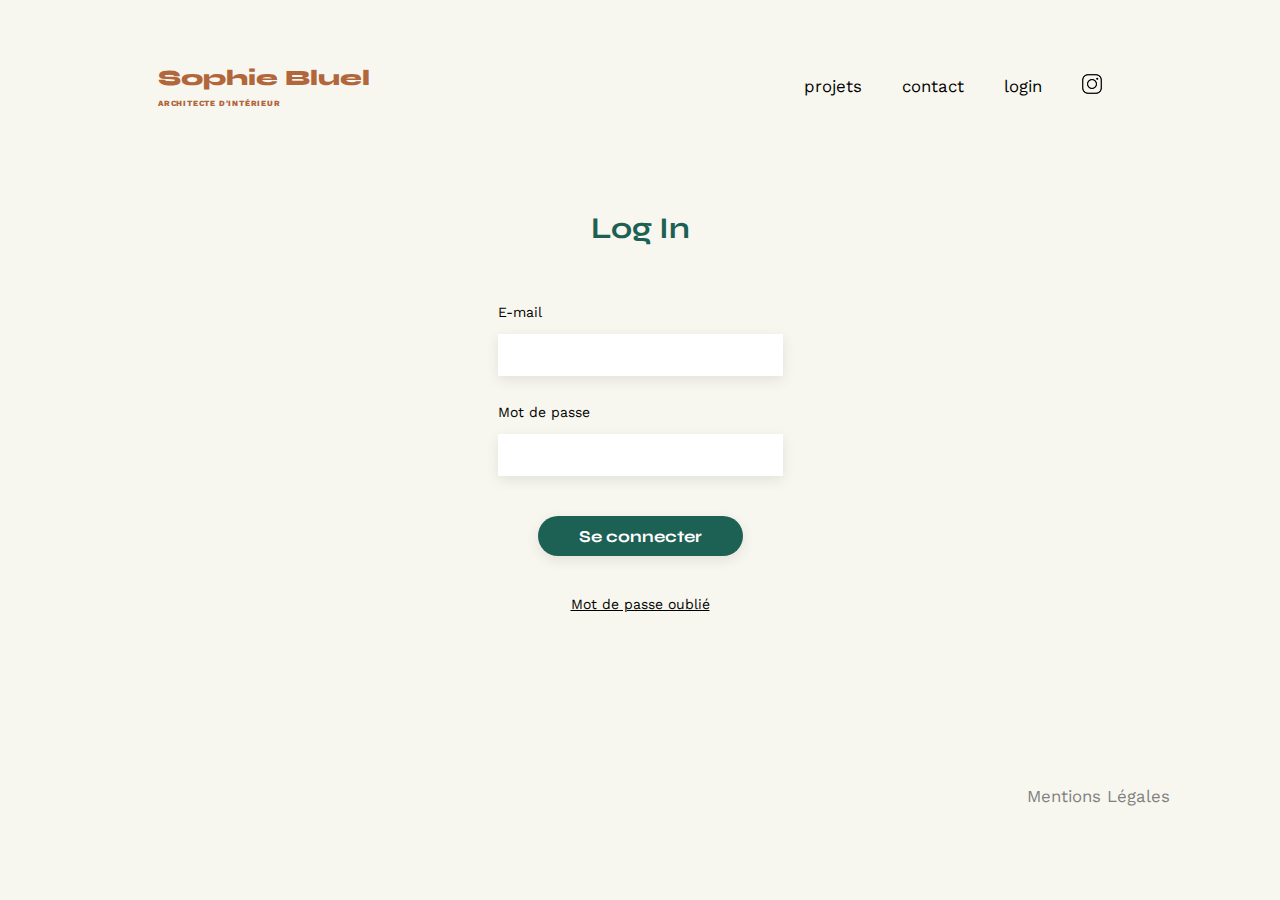
<file: FrontEnd/login.html>
<!DOCTYPE html>
<html lang="en">
    <head>
    <meta charset="UTF-8" />
    <meta name="viewport" content="width=device-width, initial-scale=1.0" />
    <title>Sophie Bluel Architecte d'intérieur Login</title>
    <link rel="preconnect" href="https://fonts.googleapis.com" />
    <link rel="preconnect" href="https://fonts.gstatic.com" crossorigin />
    <link
        href="https://fonts.googleapis.com/css2?family=Syne:wght@700;800&family=Work+Sans&display=swap"
        rel="stylesheet"
    />
    <meta name="description" content="" />
    <link rel="stylesheet" href="./assets/style-login.css" />
    </head>
    <body>
    <header>
        <h1>Sophie Bluel <span>ARCHITECTE D'INTÉRIEUR</span></h1>
        <nav>
            <ul>
                <li><a href="index.html">projets</a></li>
                <li><a href="index.html#contact">contact</a></li>
                <li>login</li>
                <li>
                    <a href="https://www.instagram.com/">
                        <img src="./assets/icons/instagram.png" alt="Instagram"
                    /></a>
                </li>
            </ul>
        </nav>
    </header>
    <main>
        <section id="login">
            <h2>Log In</h2>

            <form action="#" method="post">
                <label for="email">E-mail</label>
                <input type="email" name="email" id="email" />
                <label for="password">Mot de passe</label>
                <input type="password" name="password" id="password" />
                <input type="submit" value="Se connecter" id="button" />
            </form>
            <a href="#">Mot de passe oublié</a>
        </section>
    </main>
    <footer>
        <nav>
            <ul>
                <li>Mentions Légales</li>
            </ul>
        </nav>
    </footer>
    <script src="./js/login.js"></script>
    </body>
</html>
</file>
<file: FrontEnd/assets/style-login.css>
body {
	max-width: 1140px;
	margin:0 auto;
	font-family: 'Work Sans' ;
	font-size: 14px;
	background: #f0eedf7d;
}
header {
	display: flex;
	justify-content: space-between;
	margin: 50px 88px 88px 88px;
	align-items: center;
}

main {
	margin: auto;	
	width: 50%;
}

h1 {
	display: flex;
	flex-direction: column;
	justify-content: space-around;
	font-family: 'Syne';
	font-size: 22px;
	font-weight: 800;
	color: #B1663C
}

h1 > span {
	font-family: 'Work Sans';
	font-size:8px;
	letter-spacing: 0.1em;
	margin-top: 8px
}
nav ul {
	display: flex;
	align-items: center;
	list-style-type: none;
}
nav a {
	text-decoration: none;
}
nav li img {
	width : 20px;
	filter: drop-shadow(0 0 black)
}
nav li {
	padding: 0 20px;
	font-size: 1.2em;
}

li:hover {
	color: #B1663C;
}
#login {
	width: 50%;
margin: auto;
}
#login > * {
	text-align: center;

}
#login h2 {
	margin-bottom: 20px;
	font-family: 'Syne';
    font-weight: 700;
    font-size: 30px;
    color: #1D6154;

}
#login form {
	text-align: left;
	margin-top:30px;
	display: flex;
	flex-direction: column;
}

#login input {
	height: 40px;
	font-size: 1.2em;
	border: none;
	box-shadow: 0px 4px 14px rgba(0, 0, 0, 0.09);
}
#login label {
	margin: 2em 0 1em 0;
}


input[type="submit"]{
	font-family: 'Syne';
	font-weight: 700;
	color: white;
	background-color: #1D6154;
	
	text-align: center;
	border-radius: 60px ;
	padding: 10px;
	margin: 40px;
}

a {
	color: black;
	display: block;
	
}
footer {
	display: flex;
	justify-content: flex-end;
	align-items: flex-end;
	margin: 108px 20px 0 20px;
	height: 100px;
	width: auto;
}
footer ul {
	color: grey;
}
</file>
